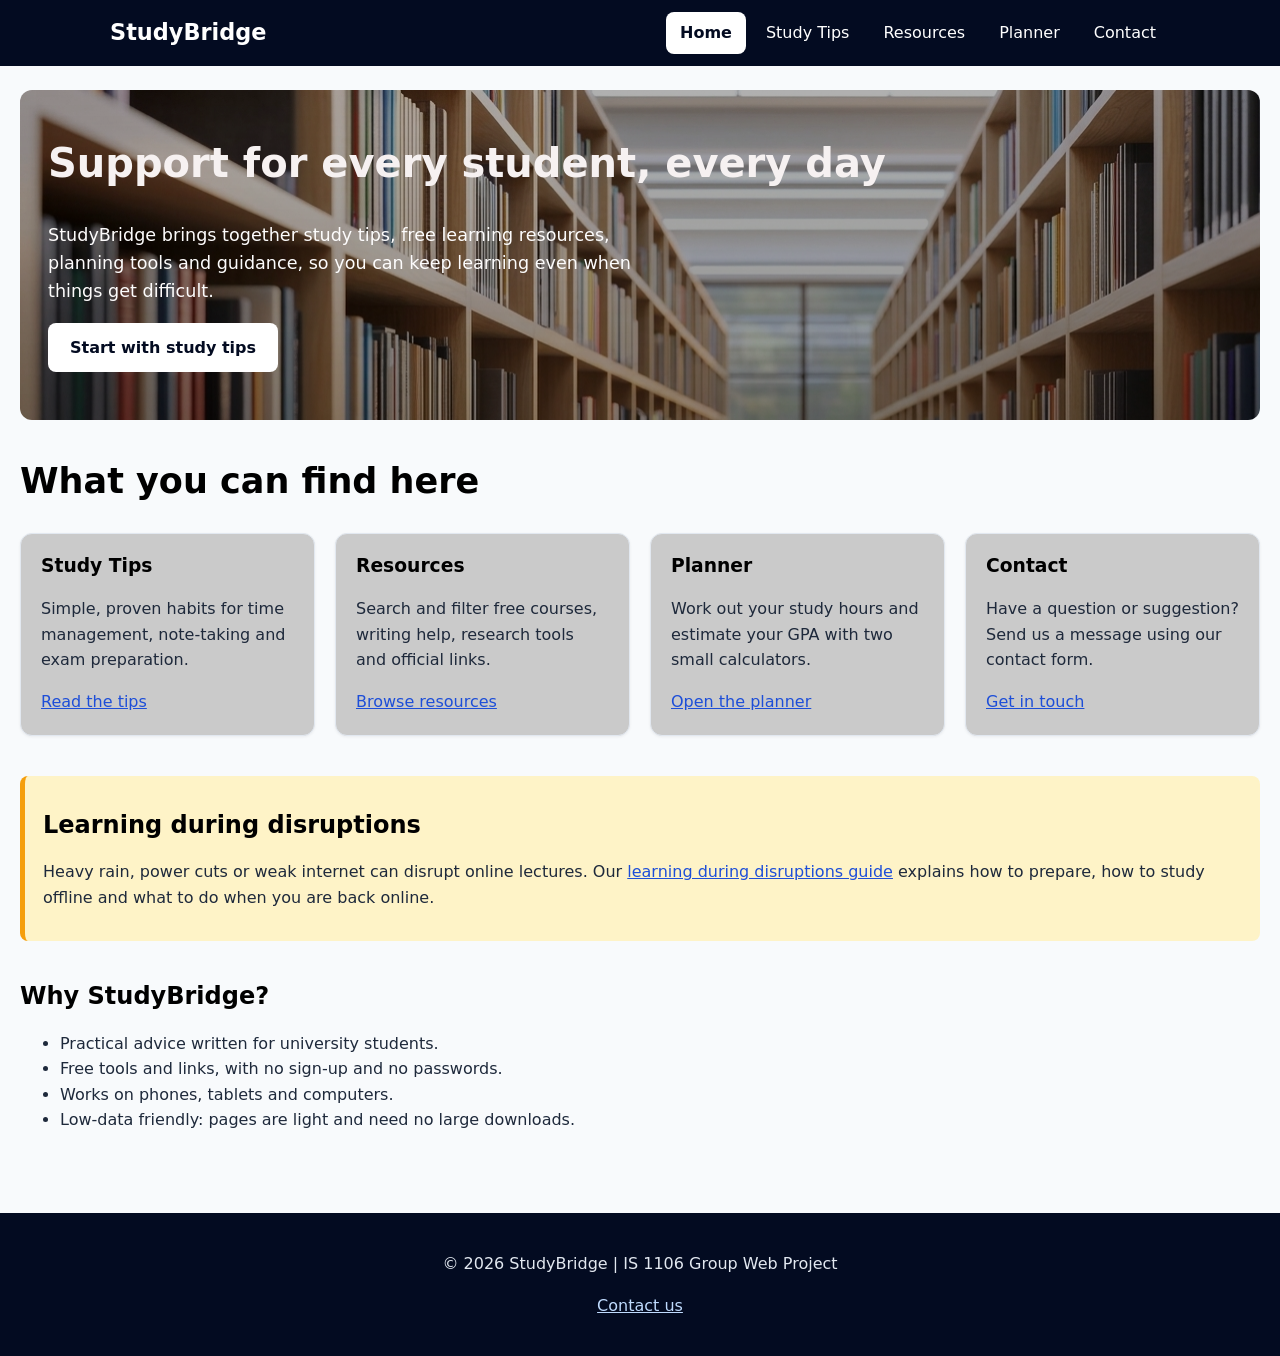
<file: index.html>
<!DOCTYPE html>
<html lang="en">
<head>
  <meta charset="UTF-8">
  <meta name="viewport" content="width=device-width, initial-scale=1">
  <meta name="description" content="StudyBridge helps university students with study tips, free learning resources, planning tools and guidance, including support when classes move online.">
  <title>StudyBridge | Student Support Website</title>
  <link rel="stylesheet" href="style.css">
</head>
<body>
  <a class="skip-link" href="#content">Skip to main content</a>

  <header class="site-header">
    <div class="header-inner">
      <a class="logo" href="index.html">StudyBridge</a>
      <button class="menu-toggle" id="menu-toggle" aria-expanded="false" aria-controls="main-nav">Menu</button>
      <nav id="main-nav" aria-label="Main navigation">
        <ul>
          <li><a href="index.html" aria-current="page">Home</a></li>
          <li><a href="study-tips.html">Study Tips</a></li>
          <li><a href="resources.html">Resources</a></li>
          <li><a href="planner.html">Planner</a></li>
          <li><a href="contact.html">Contact</a></li>
        </ul>
      </nav>
    </div>
  </header>

  <main id="content">
    <section class="hero">
      <h1>Support for every student, every day</h1>
      <p>StudyBridge brings together study tips, free learning resources, planning tools and guidance, so you can keep learning even when things get difficult.</p>
      <a class="btn" href="study-tips.html">Start with study tips</a>
    </section>

    <section aria-labelledby="explore-heading">
      <h2 id="explore-heading"style="font-size:35px;">What you can find here</h2>
      <div class="grid">
        <article class="card">
          <h3>Study Tips</h3>
          <p>Simple, proven habits for time management, note-taking and exam preparation.</p>
          <a href="study-tips.html">Read the tips</a>
        </article>
        <article class="card">
          <h3>Resources</h3>
          <p>Search and filter free courses, writing help, research tools and official links.</p>
          <a href="resources.html">Browse resources</a>
        </article>
        <article class="card">
          <h3>Planner</h3>
          <p>Work out your study hours and estimate your GPA with two small calculators.</p>
          <a href="planner.html">Open the planner</a>
        </article>
        <article class="card">
          <h3>Contact</h3>
          <p>Have a question or suggestion? Send us a message using our contact form.</p>
          <a href="contact.html">Get in touch</a>
        </article>
      </div>
    </section>

    <section aia-lrabelledby="disruption-heading">
      <div class="notice">
        <h2 id="disruption-heading">Learning during disruptions</h2>
        <p>Heavy rain, power cuts or weak internet can disrupt online lectures. Our <a href="study-tips.html#disruptions">learning during disruptions guide</a> explains how to prepare, how to study offline and what to do when you are back online.</p>
      </div>
    </section>

    <section aria-labelledby="why-heading">
      <h2 id="why-heading">Why StudyBridge?</h2>
      <ul>
        <li>Practical advice written for university students.</li>
        <li>Free tools and links, with no sign-up and no passwords.</li>
        <li>Works on phones, tablets and computers.</li>
        <li>Low-data friendly: pages are light and need no large downloads.</li>
      </ul>
    </section>
  </main>

  <footer>
    <p>&copy; <span id="year">2026</span> StudyBridge | IS 1106 Group Web Project</p>
    <p><a href="contact.html">Contact us</a></p>
  </footer>

  <script src="script.js"></script>
</body>
</html>
</file>
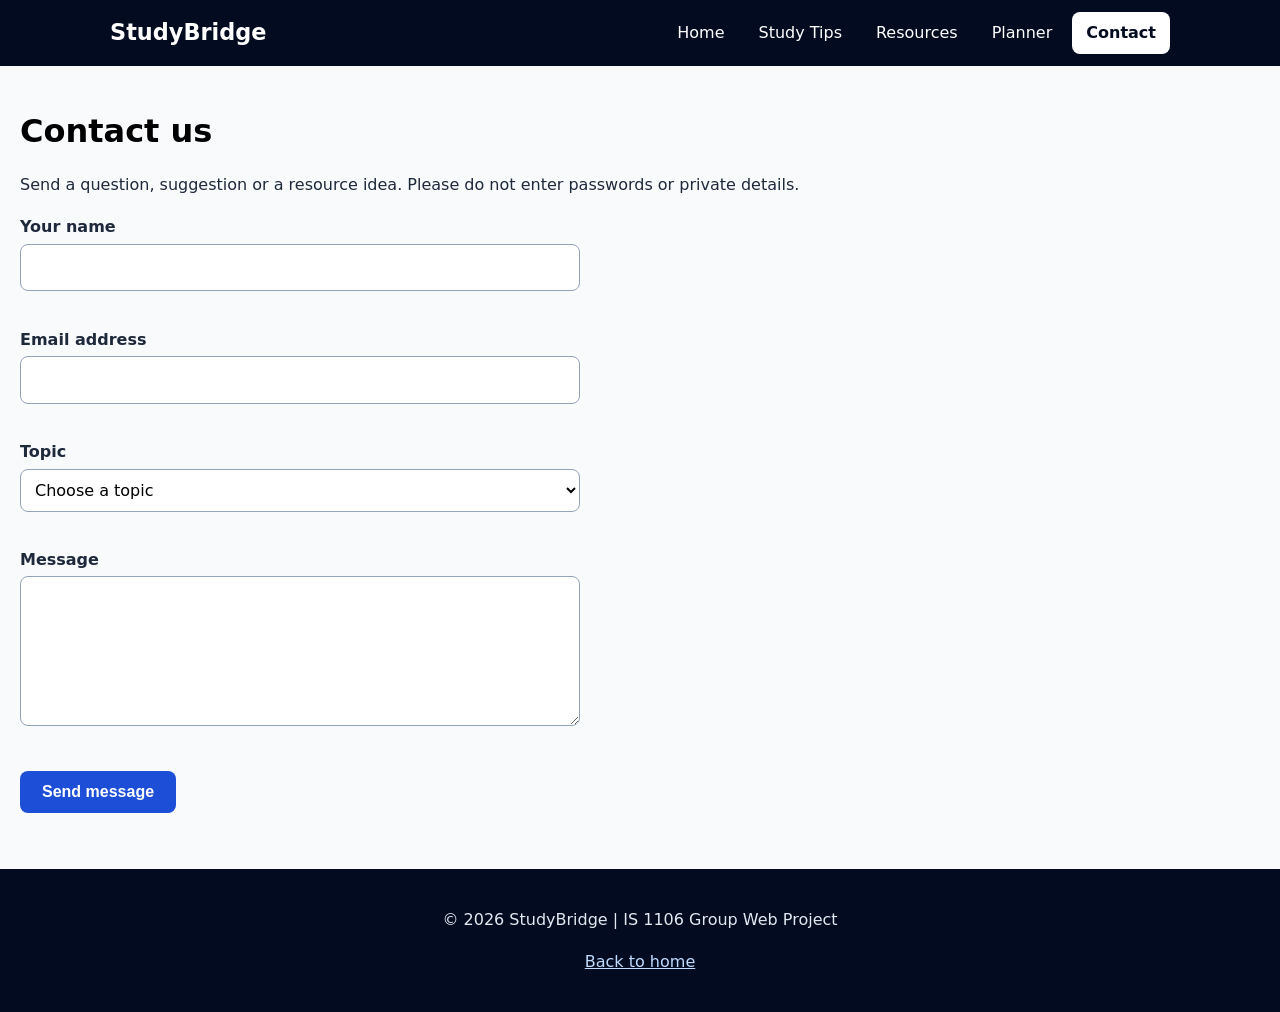
<file: contact.html>
<!DOCTYPE html>
<html lang="en">
<head>
  <meta charset="UTF-8">
  <meta name="viewport" content="width=device-width, initial-scale=1">
  <meta name="description" content="Contact the StudyBridge team with questions, suggestions or resource ideas.">
  <title>Contact | StudyBridge</title>
  <link rel="stylesheet" href="style.css">
</head>
<body>
  <a class="skip-link" href="#content">Skip to main content</a>

  <header class="site-header">
    <div class="header-inner">
      <a class="logo" href="index.html">StudyBridge</a>
      <button class="menu-toggle" id="menu-toggle" aria-expanded="false" aria-controls="main-nav">Menu</button>
      <nav id="main-nav" aria-label="Main navigation">
        <ul>
          <li><a href="index.html">Home</a></li>
          <li><a href="study-tips.html">Study Tips</a></li>
          <li><a href="resources.html">Resources</a></li>
          <li><a href="planner.html">Planner</a></li>
          <li><a href="contact.html" aria-current="page">Contact</a></li>
        </ul>
      </nav>
    </div>
  </header>

  <main id="content">
    <h1>Contact us</h1>
    <p>Send a question, suggestion or a resource idea. Please do not enter passwords or private details.</p>

    <form id="contact-form" novalidate>
      <label for="name">Your name</label>
      <input type="text" id="name" autocomplete="name">
      <p class="error" id="name-error" aria-live="polite"></p>

      <label for="email">Email address</label>
      <input type="email" id="email" autocomplete="email">
      <p class="error" id="email-error" aria-live="polite"></p>

      <label for="topic">Topic</label>
      <select id="topic">
        <option value="">Choose a topic</option>
        <option value="question">Study question</option>
        <option value="resource">Suggest a resource</option>
        <option value="feedback">Website feedback</option>
        <option value="other">Other</option>
      </select>
      <p class="error" id="topic-error" aria-live="polite"></p>

      <label for="message">Message</label>
      <textarea id="message" rows="5"></textarea>
      <p class="error" id="message-error" aria-live="polite"></p>

      <p><button class="btn btn-primary" type="submit">Send message</button></p>
      <div class="success" id="form-success" role="status" hidden></div>
    </form>
  </main>

  <footer>
    <p>&copy; <span id="year">2026</span> StudyBridge | IS 1106 Group Web Project</p>
    <p><a href="index.html">Back to home</a></p>
  </footer>

  <script src="script.js"></script>
</body>
</html>
</file>
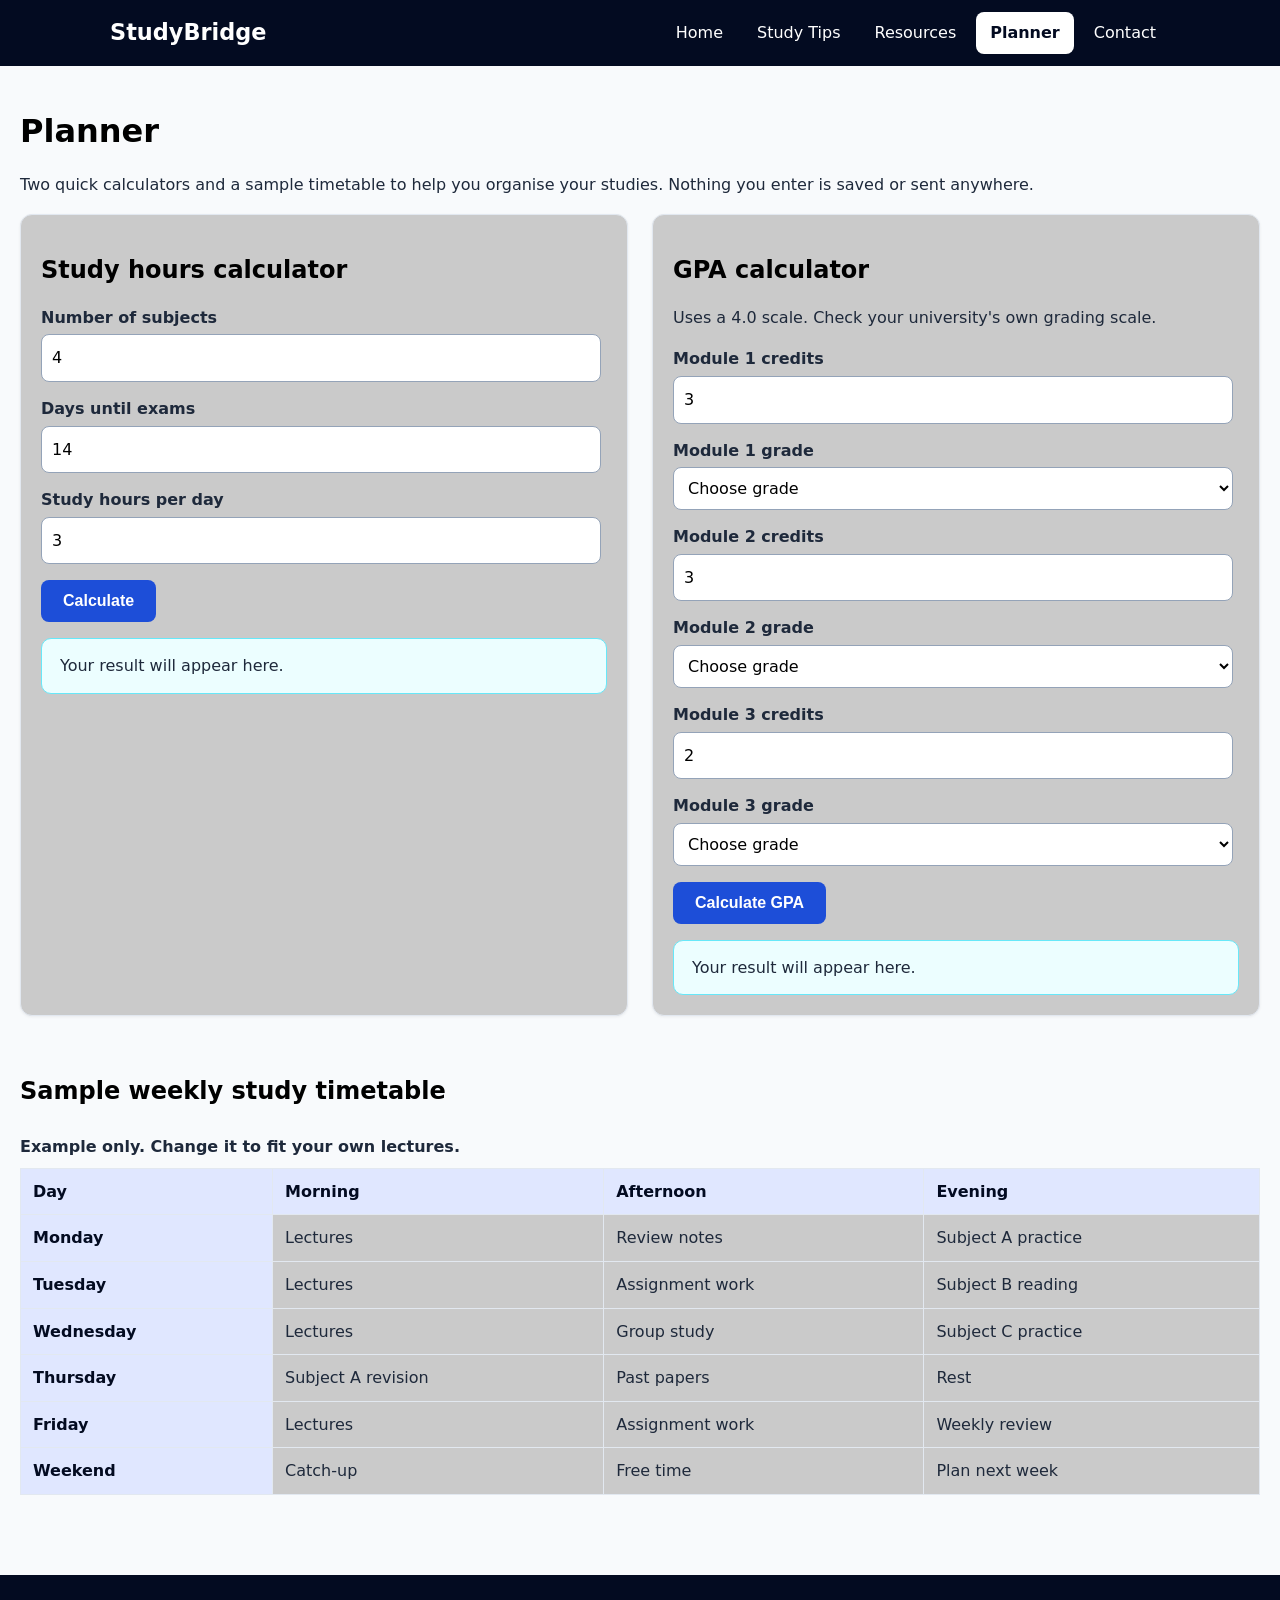
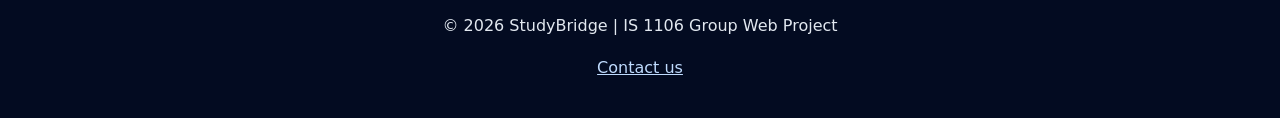
<file: planner.html>
<!DOCTYPE html>
<html lang="en">
<head>
  <meta charset="UTF-8">
  <meta name="viewport" content="width=device-width, initial-scale=1">
  <meta name="description" content="Free student planner tools: a study-hours calculator, a GPA calculator and a sample weekly timetable.">
  <title>Planner | StudyBridge</title>
  <link rel="stylesheet" href="style.css">
</head>
<body>
  <a class="skip-link" href="#content">Skip to main content</a>

  <header class="site-header">
    <div class="header-inner">
      <a class="logo" href="index.html">StudyBridge</a>
      <button class="menu-toggle" id="menu-toggle" aria-expanded="false" aria-controls="main-nav">Menu</button>
      <nav id="main-nav" aria-label="Main navigation">
        <ul>
          <li><a href="index.html">Home</a></li>
          <li><a href="study-tips.html">Study Tips</a></li>
          <li><a href="resources.html">Resources</a></li>
          <li><a href="planner.html" aria-current="page">Planner</a></li>
          <li><a href="contact.html">Contact</a></li>
        </ul>
      </nav>
    </div>
  </header>

  <main id="content">
    <h1>Planner</h1>
    <p>Two quick calculators and a sample timetable to help you organise your studies. Nothing you enter is saved or sent anywhere.</p>

    <div class="two-col">
      <section class="card" aria-labelledby="hours-heading">
        <h2 id="hours-heading">Study hours calculator</h2>
        <form id="hours-form" novalidate>
          <label for="subjects">Number of subjects</label>
          <input type="number" id="subjects" min="1" value="4" required>
          <label for="days">Days until exams</label>
          <input type="number" id="days" min="1" value="14" required>
          <label for="hours-per-day">Study hours per day</label>
          <input type="number" id="hours-per-day" min="0.5" step="0.5" value="3" required>
          <p><button class="btn btn-primary" type="submit">Calculate</button></p>
        </form>
        <div class="result-box" id="hours-result" aria-live="polite">Your result will appear here.</div>
      </section>

      <section class="card" aria-labelledby="gpa-heading">
        <h2 id="gpa-heading">GPA calculator</h2>
        <p>Uses a 4.0 scale. Check your university's own grading scale.</p>
        <form id="gpa-form" novalidate>
          <div class="gpa-row">
            <label for="credits1">Module 1 credits</label>
            <input type="number" id="credits1" class="credits" min="1" value="3">
            <label for="grade1">Module 1 grade</label>
            <select id="grade1" class="grade">
              <option value="">Choose grade</option>
              <option value="4">A (4.0)</option>
              <option value="3.7">A- (3.7)</option>
              <option value="3.3">B+ (3.3)</option>
              <option value="3">B (3.0)</option>
              <option value="2.7">B- (2.7)</option>
              <option value="2.3">C+ (2.3)</option>
              <option value="2">C (2.0)</option>
              <option value="1">D (1.0)</option>
              <option value="0">E (0.0)</option>
            </select>
          </div>
          <div class="gpa-row">
            <label for="credits2">Module 2 credits</label>
            <input type="number" id="credits2" class="credits" min="1" value="3">
            <label for="grade2">Module 2 grade</label>
            <select id="grade2" class="grade">
              <option value="">Choose grade</option>
              <option value="4">A (4.0)</option>
              <option value="3.7">A- (3.7)</option>
              <option value="3.3">B+ (3.3)</option>
              <option value="3">B (3.0)</option>
              <option value="2.7">B- (2.7)</option>
              <option value="2.3">C+ (2.3)</option>
              <option value="2">C (2.0)</option>
              <option value="1">D (1.0)</option>
              <option value="0">E (0.0)</option>
            </select>
          </div>
          <div class="gpa-row">
            <label for="credits3">Module 3 credits</label>
            <input type="number" id="credits3" class="credits" min="1" value="2">
            <label for="grade3">Module 3 grade</label>
            <select id="grade3" class="grade">
              <option value="">Choose grade</option>
              <option value="4">A (4.0)</option>
              <option value="3.7">A- (3.7)</option>
              <option value="3.3">B+ (3.3)</option>
              <option value="3">B (3.0)</option>
              <option value="2.7">B- (2.7)</option>
              <option value="2.3">C+ (2.3)</option>
              <option value="2">C (2.0)</option>
              <option value="1">D (1.0)</option>
              <option value="0">E (0.0)</option>
            </select>
          </div>
          <p><button class="btn btn-primary" type="submit">Calculate GPA</button></p>
        </form>
        <div class="result-box" id="gpa-result" aria-live="polite">Your result will appear here.</div>
      </section>
    </div>

    <section aria-labelledby="timetable-heading">
      <h2 id="timetable-heading">Sample weekly study timetable</h2>
      <div class="table-wrap">
        <table>
          <caption>Example only. Change it to fit your own lectures.</caption>
          <thead>
            <tr><th scope="col">Day</th><th scope="col">Morning</th><th scope="col">Afternoon</th><th scope="col">Evening</th></tr>
          </thead>
          <tbody>
            <tr><th scope="row">Monday</th><td>Lectures</td><td>Review notes</td><td>Subject A practice</td></tr>
            <tr><th scope="row">Tuesday</th><td>Lectures</td><td>Assignment work</td><td>Subject B reading</td></tr>
            <tr><th scope="row">Wednesday</th><td>Lectures</td><td>Group study</td><td>Subject C practice</td></tr>
            <tr><th scope="row">Thursday</th><td>Subject A revision</td><td>Past papers</td><td>Rest</td></tr>
            <tr><th scope="row">Friday</th><td>Lectures</td><td>Assignment work</td><td>Weekly review</td></tr>
            <tr><th scope="row">Weekend</th><td>Catch-up</td><td>Free time</td><td>Plan next week</td></tr>
          </tbody>
        </table>
      </div>
    </section>
  </main>

  <footer>
    <p>&copy; <span id="year">2026</span> StudyBridge | IS 1106 Group Web Project</p>
    <p><a href="contact.html">Contact us</a></p>
  </footer>

  <script src="script.js"></script>
</body>
</html>
</file>
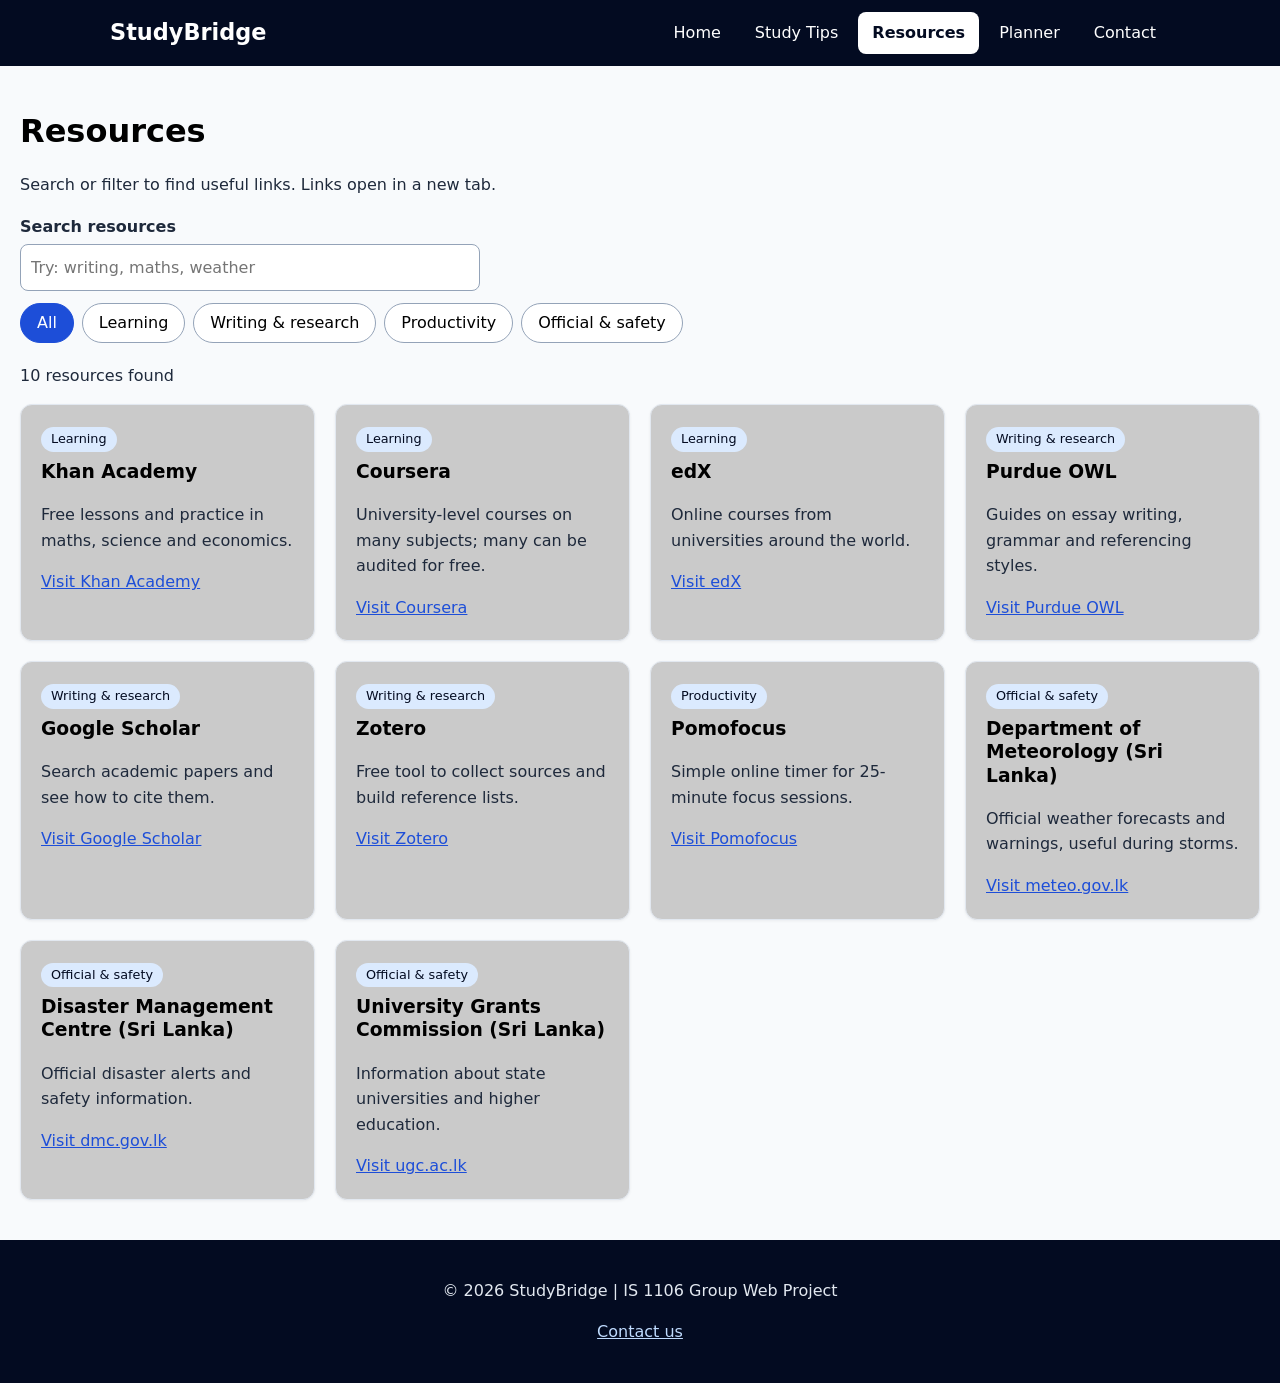
<file: resources.html>
<!DOCTYPE html>
<html lang="en">
<head>
  <meta charset="UTF-8">
  <meta name="viewport" content="width=device-width, initial-scale=1">
  <meta name="description" content="Searchable list of free learning platforms, writing help, research tools and official links for university students.">
  <title>Resources | StudyBridge</title>
  <link rel="stylesheet" href="style.css">
</head>
<body>
  <a class="skip-link" href="#content">Skip to main content</a>

  <header class="site-header">
    <div class="header-inner">
      <a class="logo" href="index.html">StudyBridge</a>
      <button class="menu-toggle" id="menu-toggle" aria-expanded="false" aria-controls="main-nav">Menu</button>
      <nav id="main-nav" aria-label="Main navigation">
        <ul>
          <li><a href="index.html">Home</a></li>
          <li><a href="study-tips.html">Study Tips</a></li>
          <li><a href="resources.html" aria-current="page">Resources</a></li>
          <li><a href="planner.html">Planner</a></li>
          <li><a href="contact.html">Contact</a></li>
        </ul>
      </nav>
    </div>
  </header>

  <main id="content">
    <h1>Resources</h1>
    <p>Search or filter to find useful links. Links open in a new tab.</p>

    <div class="search-bar">
      <label for="resource-search">Search resources</label>
      <input type="search" id="resource-search" placeholder="Try: writing, maths, weather">
    </div>

    <div class="filter-buttons" role="group" aria-label="Filter by category">
      <button class="filter-btn active" data-filter="all">All</button>
      <button class="filter-btn" data-filter="learning">Learning</button>
      <button class="filter-btn" data-filter="writing">Writing &amp; research</button>
      <button class="filter-btn" data-filter="productivity">Productivity</button>
      <button class="filter-btn" data-filter="official">Official &amp; safety</button>
    </div>

    <p id="resource-count" aria-live="polite"></p>

    <div class="grid">
      <article class="card resource-card" data-category="learning">
        <span class="tag">Learning</span>
        <h3>Khan Academy</h3>
        <p>Free lessons and practice in maths, science and economics.</p>
        <a href="https://www.khanacademy.org" target="_blank" rel="noopener">Visit Khan Academy</a>
      </article>
      <article class="card resource-card" data-category="learning">
        <span class="tag">Learning</span>
        <h3>Coursera</h3>
        <p>University-level courses on many subjects; many can be audited for free.</p>
        <a href="https://www.coursera.org" target="_blank" rel="noopener">Visit Coursera</a>
      </article>
      <article class="card resource-card" data-category="learning">
        <span class="tag">Learning</span>
        <h3>edX</h3>
        <p>Online courses from universities around the world.</p>
        <a href="https://www.edx.org" target="_blank" rel="noopener">Visit edX</a>
      </article>
      <article class="card resource-card" data-category="writing">
        <span class="tag">Writing &amp; research</span>
        <h3>Purdue OWL</h3>
        <p>Guides on essay writing, grammar and referencing styles.</p>
        <a href="https://owl.purdue.edu" target="_blank" rel="noopener">Visit Purdue OWL</a>
      </article>
      <article class="card resource-card" data-category="writing">
        <span class="tag">Writing &amp; research</span>
        <h3>Google Scholar</h3>
        <p>Search academic papers and see how to cite them.</p>
        <a href="https://scholar.google.com" target="_blank" rel="noopener">Visit Google Scholar</a>
      </article>
      <article class="card resource-card" data-category="writing">
        <span class="tag">Writing &amp; research</span>
        <h3>Zotero</h3>
        <p>Free tool to collect sources and build reference lists.</p>
        <a href="https://www.zotero.org" target="_blank" rel="noopener">Visit Zotero</a>
      </article>
      <article class="card resource-card" data-category="productivity">
        <span class="tag">Productivity</span>
        <h3>Pomofocus</h3>
        <p>Simple online timer for 25-minute focus sessions.</p>
        <a href="https://pomofocus.io" target="_blank" rel="noopener">Visit Pomofocus</a>
      </article>
      <article class="card resource-card" data-category="official">
        <span class="tag">Official &amp; safety</span>
        <h3>Department of Meteorology (Sri Lanka)</h3>
        <p>Official weather forecasts and warnings, useful during storms.</p>
        <a href="https://www.meteo.gov.lk" target="_blank" rel="noopener">Visit meteo.gov.lk</a>
      </article>
      <article class="card resource-card" data-category="official">
        <span class="tag">Official &amp; safety</span>
        <h3>Disaster Management Centre (Sri Lanka)</h3>
        <p>Official disaster alerts and safety information.</p>
        <a href="https://www.dmc.gov.lk" target="_blank" rel="noopener">Visit dmc.gov.lk</a>
      </article>
      <article class="card resource-card" data-category="official">
        <span class="tag">Official &amp; safety</span>
        <h3>University Grants Commission (Sri Lanka)</h3>
        <p>Information about state universities and higher education.</p>
        <a href="https://www.ugc.ac.lk" target="_blank" rel="noopener">Visit ugc.ac.lk</a>
      </article>
    </div>
  </main>

  <footer>
    <p>&copy; <span id="year">2026</span> StudyBridge | IS 1106 Group Web Project</p>
    <p><a href="contact.html">Contact us</a></p>
  </footer>

  <script src="script.js"></script>
</body>
</html>
</file>
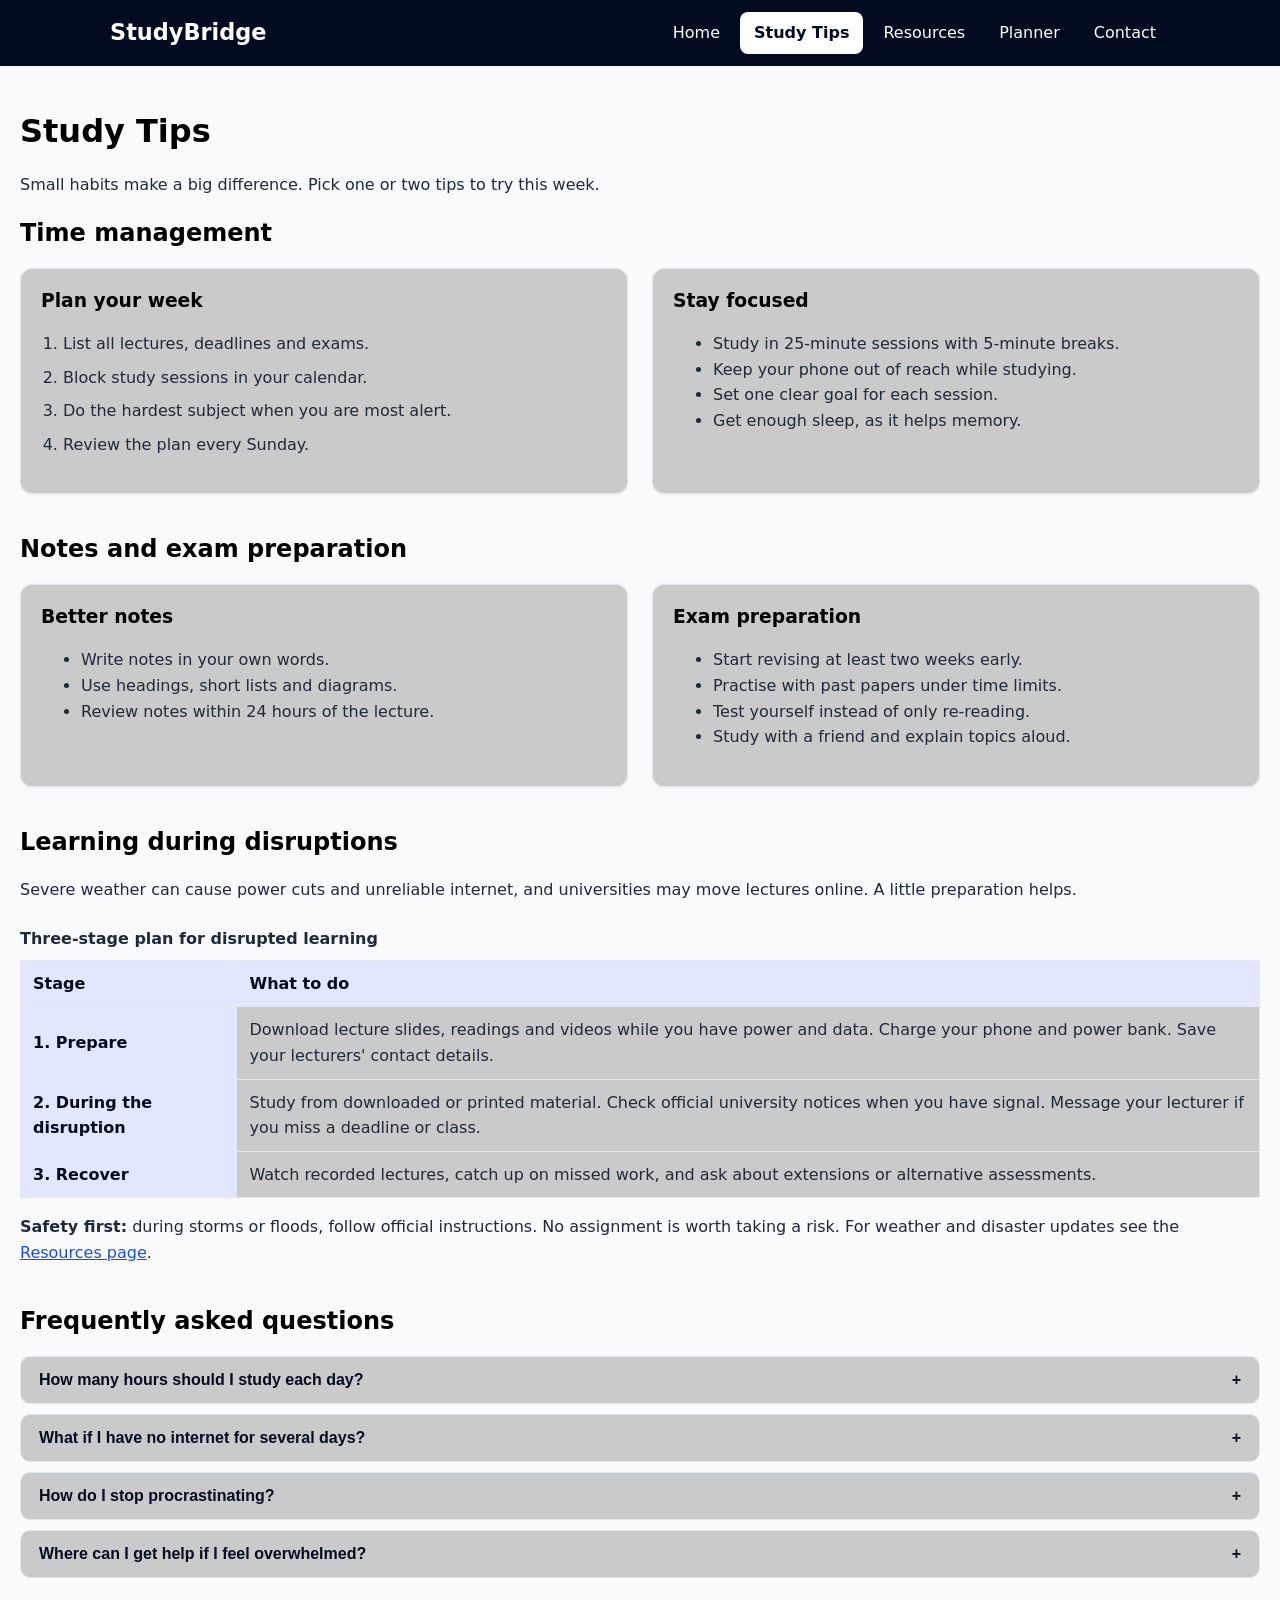
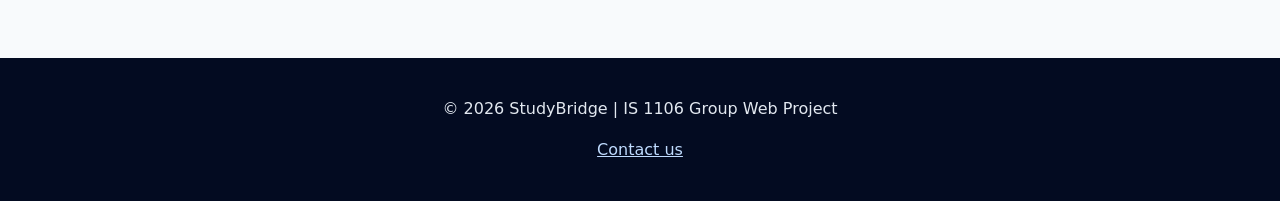
<file: study-tips.html>
<!DOCTYPE html>
<html lang="en">
<head>
  <meta charset="UTF-8">
  <meta name="viewport" content="width=device-width, initial-scale=1">
  <meta name="description" content="Practical study tips for university students: time management, note-taking, exam preparation and how to keep learning during power or internet disruptions.">
  <title>Study Tips | StudyBridge</title>
  <link rel="stylesheet" href="style.css">
</head>
<body>
  <a class="skip-link" href="#content">Skip to main content</a>

  <header class="site-header">
    <div class="header-inner">
      <a class="logo" href="index.html">StudyBridge</a>
      <button class="menu-toggle" id="menu-toggle" aria-expanded="false" aria-controls="main-nav">Menu</button>
      <nav id="main-nav" aria-label="Main navigation">
        <ul>
          <li><a href="index.html">Home</a></li>
          <li><a href="study-tips.html" aria-current="page">Study Tips</a></li>
          <li><a href="resources.html">Resources</a></li>
          <li><a href="planner.html">Planner</a></li>
          <li><a href="contact.html">Contact</a></li>
        </ul>
      </nav>
    </div>
  </header>

  <main id="content">
    <h1>Study Tips</h1>
    <p>Small habits make a big difference. Pick one or two tips to try this week.</p>

    <section aria-labelledby="time-heading">
      <h2 id="time-heading">Time management</h2>
      <div class="two-col">
        <article class="card">
          <h3>Plan your week</h3>
          <ol class="steps">
            <li>List all lectures, deadlines and exams.</li>
            <li>Block study sessions in your calendar.</li>
            <li>Do the hardest subject when you are most alert.</li>
            <li>Review the plan every Sunday.</li>
          </ol>
        </article>
        <article class="card">
          <h3>Stay focused</h3>
          <ul>
            <li>Study in 25-minute sessions with 5-minute breaks.</li>
            <li>Keep your phone out of reach while studying.</li>
            <li>Set one clear goal for each session.</li>
            <li>Get enough sleep, as it helps memory.</li>
          </ul>
        </article>
      </div>
    </section>

    <section aria-labelledby="notes-heading">
      <h2 id="notes-heading">Notes and exam preparation</h2>
      <div class="two-col">
        <article class="card">
          <h3>Better notes</h3>
          <ul>
            <li>Write notes in your own words.</li>
            <li>Use headings, short lists and diagrams.</li>
            <li>Review notes within 24 hours of the lecture.</li>
          </ul>
        </article>
        <article class="card">
          <h3>Exam preparation</h3>
          <ul>
            <li>Start revising at least two weeks early.</li>
            <li>Practise with past papers under time limits.</li>
            <li>Test yourself instead of only re-reading.</li>
            <li>Study with a friend and explain topics aloud.</li>
          </ul>
        </article>
      </div>
    </section>

    <section id="disruptions" aria-labelledby="disrupt-heading">
      <h2 id="disrupt-heading">Learning during disruptions</h2>
      <p>Severe weather can cause power cuts and unreliable internet, and universities may move lectures online. A little preparation helps.</p>

      <div class="table-wrap">
        <table>
          <caption>Three-stage plan for disrupted learning</caption>
          <thead>
            <tr><th scope="col">Stage</th><th scope="col">What to do</th></tr>
          </thead>
          <tbody>
            <tr>
              <th scope="row">1. Prepare</th>
              <td>Download lecture slides, readings and videos while you have power and data. Charge your phone and power bank. Save your lecturers' contact details.</td>
            </tr>
            <tr>
              <th scope="row">2. During the disruption</th>
              <td>Study from downloaded or printed material. Check official university notices when you have signal. Message your lecturer if you miss a deadline or class.</td>
            </tr>
            <tr>
              <th scope="row">3. Recover</th>
              <td>Watch recorded lectures, catch up on missed work, and ask about extensions or alternative assessments.</td>
            </tr>
          </tbody>
        </table>
      </div>

      <p><strong>Safety first:</strong> during storms or floods, follow official instructions. No assignment is worth taking a risk. For weather and disaster updates see the <a href="resources.html">Resources page</a>.</p>
    </section>

    <section aria-labelledby="faq-heading">
      <h2 id="faq-heading">Frequently asked questions</h2>

      <div class="faq-item">
        <button class="faq-question" aria-expanded="false">How many hours should I study each day? <span class="faq-icon" aria-hidden="true">+</span></button>
        <div class="faq-answer"><p>It depends on your course, but many students aim for 2 to 4 focused hours outside lectures. Use the <a href="planner.html">Planner</a> to work out a schedule.</p></div>
      </div>
      <div class="faq-item">
        <button class="faq-question" aria-expanded="false">What if I have no internet for several days? <span class="faq-icon" aria-hidden="true">+</span></button>
        <div class="faq-answer"><p>Use any downloaded material first, then contact your lecturer or department once you have a signal. Most universities allow alternative arrangements for genuine disruptions, so ask early.</p></div>
      </div>
      <div class="faq-item">
        <button class="faq-question" aria-expanded="false">How do I stop procrastinating? <span class="faq-icon" aria-hidden="true">+</span></button>
        <div class="faq-answer"><p>Start with just five minutes. Breaking a task into small steps makes it easier to begin.</p></div>
      </div>
      <div class="faq-item">
        <button class="faq-question" aria-expanded="false">Where can I get help if I feel overwhelmed? <span class="faq-icon" aria-hidden="true">+</span></button>
        <div class="faq-answer"><p>Talk to a friend, a lecturer or your university's student counsellor. You do not have to cope alone.</p></div>
      </div>
    </section>
  </main>

  <footer>
    <p>&copy; <span id="year">2026</span> StudyBridge | IS 1106 Group Web Project</p>
    <p><a href="contact.html">Contact us</a></p>
  </footer>

  <script src="script.js"></script>
</body>
</html>
</file>
<file: style.css>
/* StudyBridge - shared stylesheet
   Sections: 1 Variables, 2 Base, 3 Header/Nav, 4 Layout, 5 Components, 6 Forms/Table, 7 Footer, 8 Responsive */

/* 1. Variables */
:root {
  --blue: #1d4ed8;
  --blue-dark: #030b21;
  --teal: #0f766e;
  --bg: #f8fafc;
  --card: #cacaca;
  --text: #1e293b;
  --muted: #475569;
  --border: #e2e8f0;
  --warn-bg: #fef3c7;
  --radius: 12px;
}

/* 2. Base */
* { box-sizing: border-box; }
body {
  margin: 0;
  font-family: "Segoe UI", system-ui, Arial, sans-serif;
  line-height: 1.6;
  color: var(--text);
  background: var(--bg);
}
h1, h2, h3 { line-height: 1.25; color: black; }
a { color: var(--blue); }
a:focus-visible, button:focus-visible, input:focus-visible,
select:focus-visible, textarea:focus-visible {
  outline: 3px solid #f59e0b;
  outline-offset: 2px;
}
.skip-link {
  position: absolute; left: -999px; top: 0;
  background: #000; color: #ef6161; padding: 8px 12px;
}
.skip-link:focus { left: 8px; z-index: 100; }

/* 3. Header and navigation */
header.site-header { background: var(--blue-dark); color: #fff; }
.header-inner {
  max-width: 1100px; margin: 0 auto; padding: 12px 20px;
  display: flex; align-items: center; justify-content: space-between; flex-wrap: wrap; gap: 10px;
}
.logo { font-size: 1.4rem; font-weight: 700; color: #fff; text-decoration: none; }
.menu-toggle {
  display: none; background: transparent; color: #fff;
  border: 1px solid #fff; border-radius: 8px; padding: 6px 12px; font-size: 1rem; cursor: pointer;
}
nav ul { list-style: none; margin: 0; padding: 0; display: flex; gap: 6px; flex-wrap: wrap; }
nav a {
  display: block; color: #fff; text-decoration: none;
  padding: 8px 14px; border-radius: 8px;
}
nav a:hover { background: rgba(255, 255, 255, 0.18); }
nav a[aria-current="page"] { background: #fff; color: var(--blue-dark); font-weight: 600; }

/* 4. Layout */
main { max-width: 5500px; margin: 0 auto; padding: 24px 20px 40px; }
section { margin-bottom: 40px; }
.hero {
  background:linear-gradient(rgba(0, 0, 0, 0.311),rgba(0, 0, 0, 0.437)), url(Libery\ 3.jpg);
  color: #fdfcfc; border-radius: var(--radius); padding: 48px 28px; margin-bottom: 40px;
}
.hero h1 { color: #f6f1f1; font-size: 2.5rem; margin-top: 0; }
.hero p { max-width: 640px; font-size: 1.1rem; }
.grid { display: grid; grid-template-columns: repeat(auto-fit, minmax(250px, 1fr)); gap: 20px; }
.two-col { display: flex; flex-wrap: wrap; gap: 24px; }
.two-col > * { flex: 1 1 320px; }

/* 5. Components */
.card {
  background: var(--card); border: 1px solid var(--border);
  border-radius: var(--radius); padding: 20px;
  box-shadow: 0 1px 3px rgba(15, 23, 42, 0.06);
}
.card h3 { margin-top: 0; }
.tag {
  display: inline-block; font-size: 0.8rem; background: #dbeafe; color: var(--blue-dark);
  padding: 2px 10px; border-radius: 999px; margin-bottom: 8px;
}
.btn {
  display: inline-block; background: #fff; color: var(--blue-dark);
  border: 2px solid transparent; padding: 10px 20px; border-radius: 8px;
  font-size: 1rem; font-weight: 600; text-decoration: none; cursor: pointer;
}
.btn:hover { background: #3355c6;color: white; }
.btn-primary { background: var(--blue); color: #fff; }
.btn-primary:hover { background: var(--blue-dark); }
.notice {
  background: var(--warn-bg); border-left: 5px solid #f59e0b;
  padding: 14px 18px; border-radius: 8px;
}
.steps { padding-left: 22px; }
.steps li { margin-bottom: 8px; }

/* FAQ accordion */
.faq-item { border: 1px solid var(--border); border-radius: 10px; margin-bottom: 10px; background: var(--card); }
.faq-question {
  width: 100%; text-align: left; background: none; border: 0;
  padding: 14px 18px; font-size: 1rem; font-weight: 600; color: var(--blue-dark);
  cursor: pointer; display: flex; justify-content: space-between; gap: 10px;
}
.faq-answer { display: none; padding: 0 18px 14px; }
.faq-item.open .faq-answer { display: block; }
.faq-item.open .faq-icon { transform: rotate(45deg); }
.faq-icon { transition: transform 0.2s; }

/* 6. Forms and tables */
form { max-width: 560px; }
label { display: block; font-weight: 600; margin: 14px 0 4px; }
input, select, textarea {
  width: 100%; padding: 10px; font: inherit;
  border: 1px solid #94a3b8; border-radius: 8px; background: #fff;
}
.error { color: #b91c1c; font-size: 0.9rem; min-height: 1.2em; margin: 4px 0 0; }
.success { background: #dcfce7; border-left: 5px solid #16a34a; padding: 12px 16px; border-radius: 8px; margin-top: 16px; }
.table-wrap { overflow-x: auto; }
table { width: 100%; border-collapse: collapse; background: var(--card); }
th, td { border: 1px solid var(--border); padding: 10px 12px; text-align: left; }
th { background: #e0e7ff; color: var(--blue-dark); }
caption { text-align: left; font-weight: 600; padding: 8px 0; }
.result-box { background: #ecfeff; border: 1px solid #67e8f9; border-radius: 10px; padding: 14px 18px; margin-top: 14px; }
.search-bar { max-width: 460px; margin-bottom: 12px; }
.filter-buttons { display: flex; flex-wrap: wrap; gap: 8px; margin-bottom: 20px; }
.filter-btn {
  background: #fff; border: 1px solid #94a3b8; border-radius: 999px;
  padding: 6px 16px; cursor: pointer; font: inherit;
}
.filter-btn.active { background: var(--blue); color: #fff; border-color: var(--blue); }

/* 7. Footer */
footer { background: var(--blue-dark); color: #e2e8f0; text-align: center; padding: 22px 20px; }
footer a { color: #bfdbfe; }

/* 8. Responsive */
@media (max-width: 720px) {
  .menu-toggle { display: block; }
  nav { width: 100%; display: none; }
  nav.open { display: block; }
  nav ul { flex-direction: column; }
  .hero h1 { font-size: 1.7rem; }
  .hero { padding: 32px 20px; }
}
@media (min-width: 721px) and (max-width: 1000px) {
  .grid { grid-template-columns: repeat(2, 1fr); }
}
</file>
